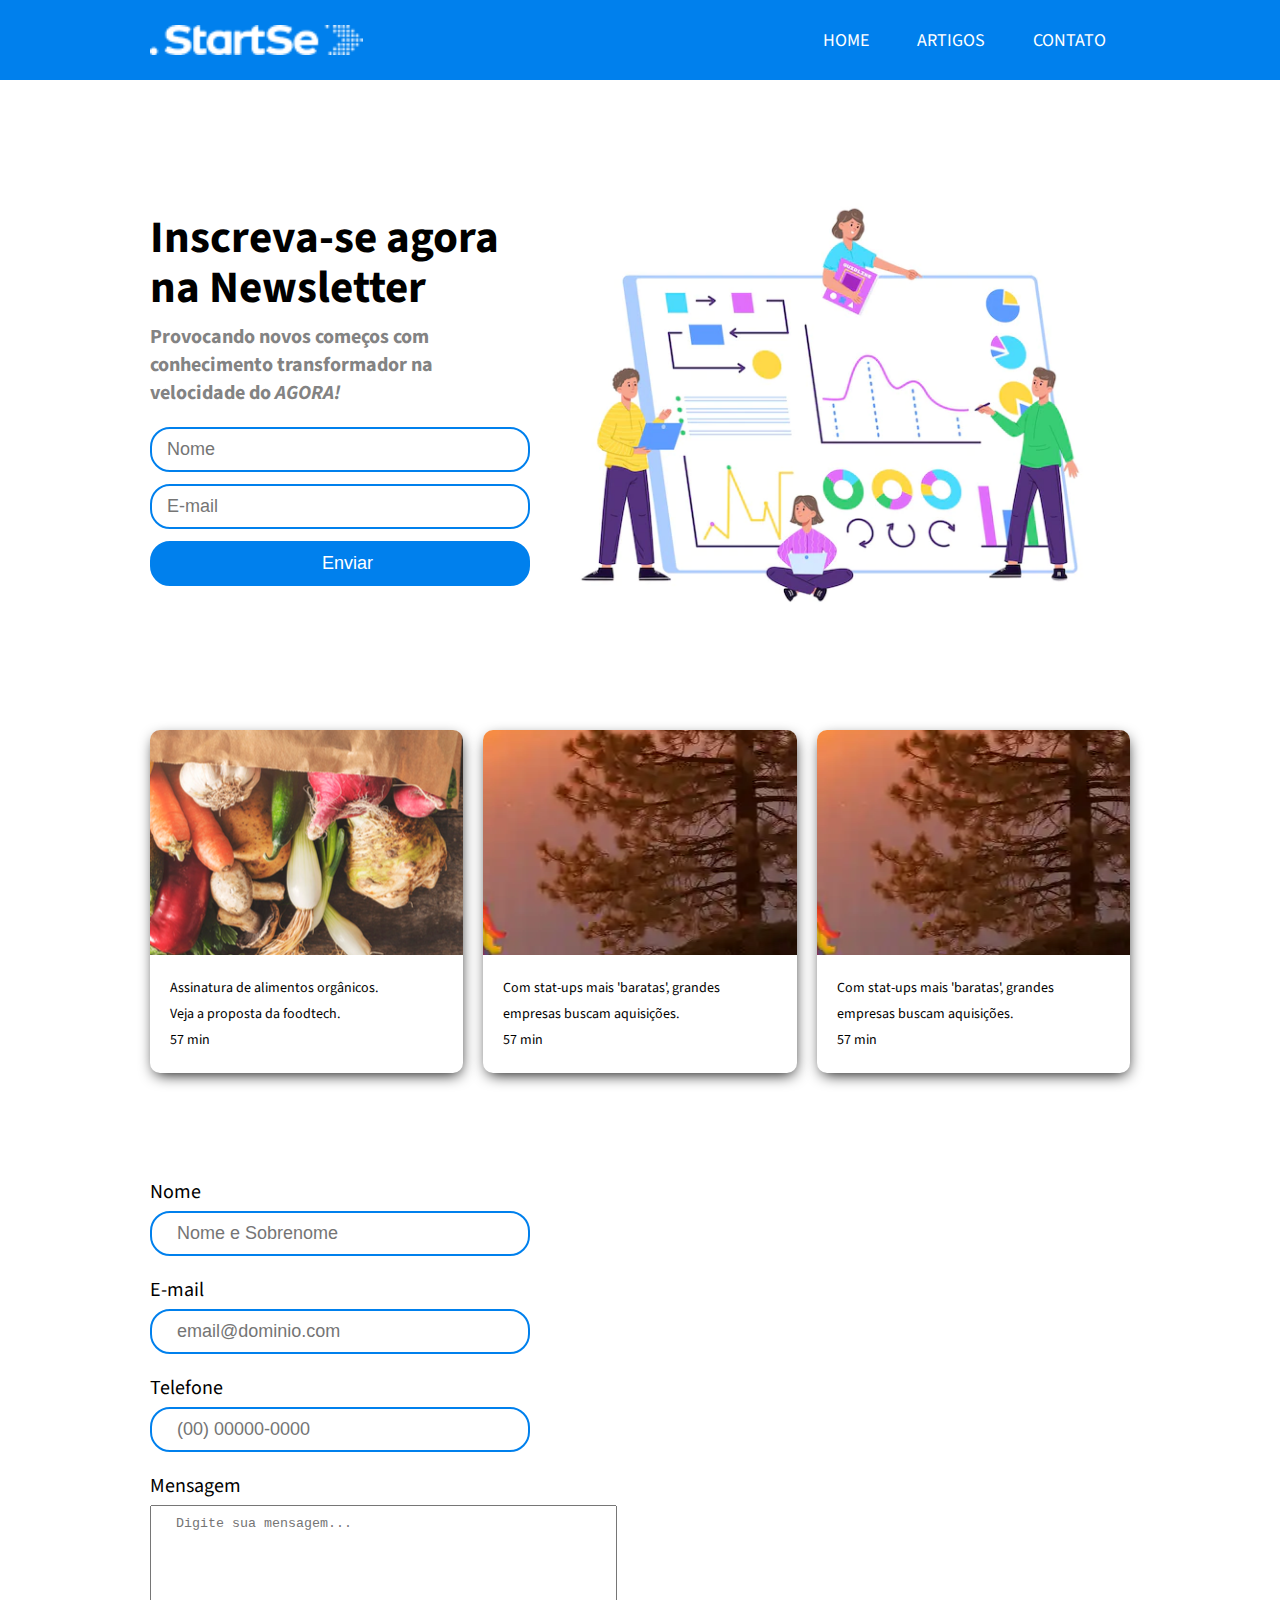
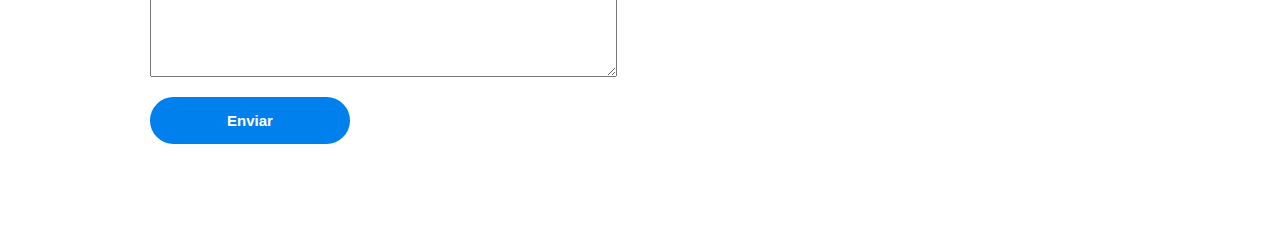
<file: index.html>
<!DOCTYPE html>
<html lang="pt-br">

    <head>
        <meta charset="UTF-8">
        <meta http-equiv="X-UA-Compatible" content="IE=edge">
        <meta name="viewport" content="width=device-width, initial-scale=1.0">
        <link rel="icon" type="image/x-icon" href="./images/favicon.ico">
        <link rel="stylesheet" href="css/style.css">
        <link rel="stylesheet" href="css/responsive.css">   
        <title>Newsletter</title>
    </head>

    <body>
        <header>
            <div class="container">
                <img src="./images/image.png" alt="logo">
                <div class="menu-section">
                    <div class="container-menu">
                        <input type="checkbox" id="checkbox-menu"/>
                        <label class="menu-button-container" for="checkbox-menu">
                            <span></span>
                            <span></span>
                            <span></span>
                        </label>
                        <nav>
                            <uL class="menu">
                                <li>
                                    <a href="#home">Home</a>
                                </li>
                                <li>
                                    <a href="#artigos">Artigos</a>
                                </li>
                                <li>
                                    <a href="#contato">Contato</a>
                                </li>
                            </uL>
                        </nav>
                    </div>
                </div>
            </div>
        </header>

        <main id="home">
            <div class="container-main">
                <div>
                    <h2><span>Inscreva-se agora</span></h2>
                    <h2>na Newsletter</h2>
                    <h3>Provocando novos começos com conhecimento transformador
                        na velocidade do <em>AGORA!</em>
                    </h3>
                    <form>
                        <input type="text" placeholder="Nome" />
                        <input type="email" placeholder="E-mail" />
                        <input type="submit" value="Enviar" />                    
                    </form>
                </div>
                <img src="images/register.webp" alt="imagem de uma palestra">
            </div>
        </main>
        
        <section id="artigos" class="cards">
            <a href="./artigos/alimentos-organicos.html">
                <div class="card">
                    <div class="image">
                        <img src="images/alimentos-organicos.jpg" alt="">
                    </div>

                    <div class="content">
                        <p class="title text--medium">
                            Assinatura de alimentos orgânicos.<br>
                            Veja a proposta da foodtech.
                        </p>
                        <div class="info">
                            <p class="text--medium">57 min</p>
                        </div>
                    </div>
                </div>
            </a>
            <div class="card">
                <div class="image">
                    <img src="images/unicornio.webp" alt="">
                </div>

                <div class="content">
                    <p class="title text--medium">
                        Com stat-ups mais 'baratas', grandes empresas buscam aquisições.
                    </p>
                    <div class="info">
                        <p class="text--medium">57 min</p>
                    </div>
                </div>
            </div>

            <div class="card">
                <div class="image">
                    <img src="images/unicornio.webp" alt="">
                </div>

                <div class="content">
                    <p class="title text--medium">
                        Com stat-ups mais 'baratas', grandes empresas buscam aquisições.
                    </p>
                    <div class="info">
                        <p class="text--medium">57 min</p>
                    </div>
                </div>
            </div>
        </section>
        
        <section id="contato" class="contato">
            
            <form class="form-contato">
                                
                <label for="nomesobrenome">Nome</label>
                <input type="text" id="nomesobrenome" class="input-padrao" required placeholder="Nome e Sobrenome">

                <label for="email">E-mail</label>
                <input type="email" id="email" class="input-padrao" required placeholder="email@dominio.com">

                <label for="telefone">Telefone</label>
                <input type="tel" id="telefone" class="input-padrao"required placeholder="(00) 00000-0000">

                <label id="mensagem">Mensagem</label>
                <textarea cols=50" rows="10" id="mensagem" class="input-padrao" placeholder="Digite sua mensagem..."></textarea>
            
            </form>
            <div class="botao-envio">

                <input type="submit" value="Enviar" class="enviar">

            </div>


        </section>
        
    </body>
</html>
</file>
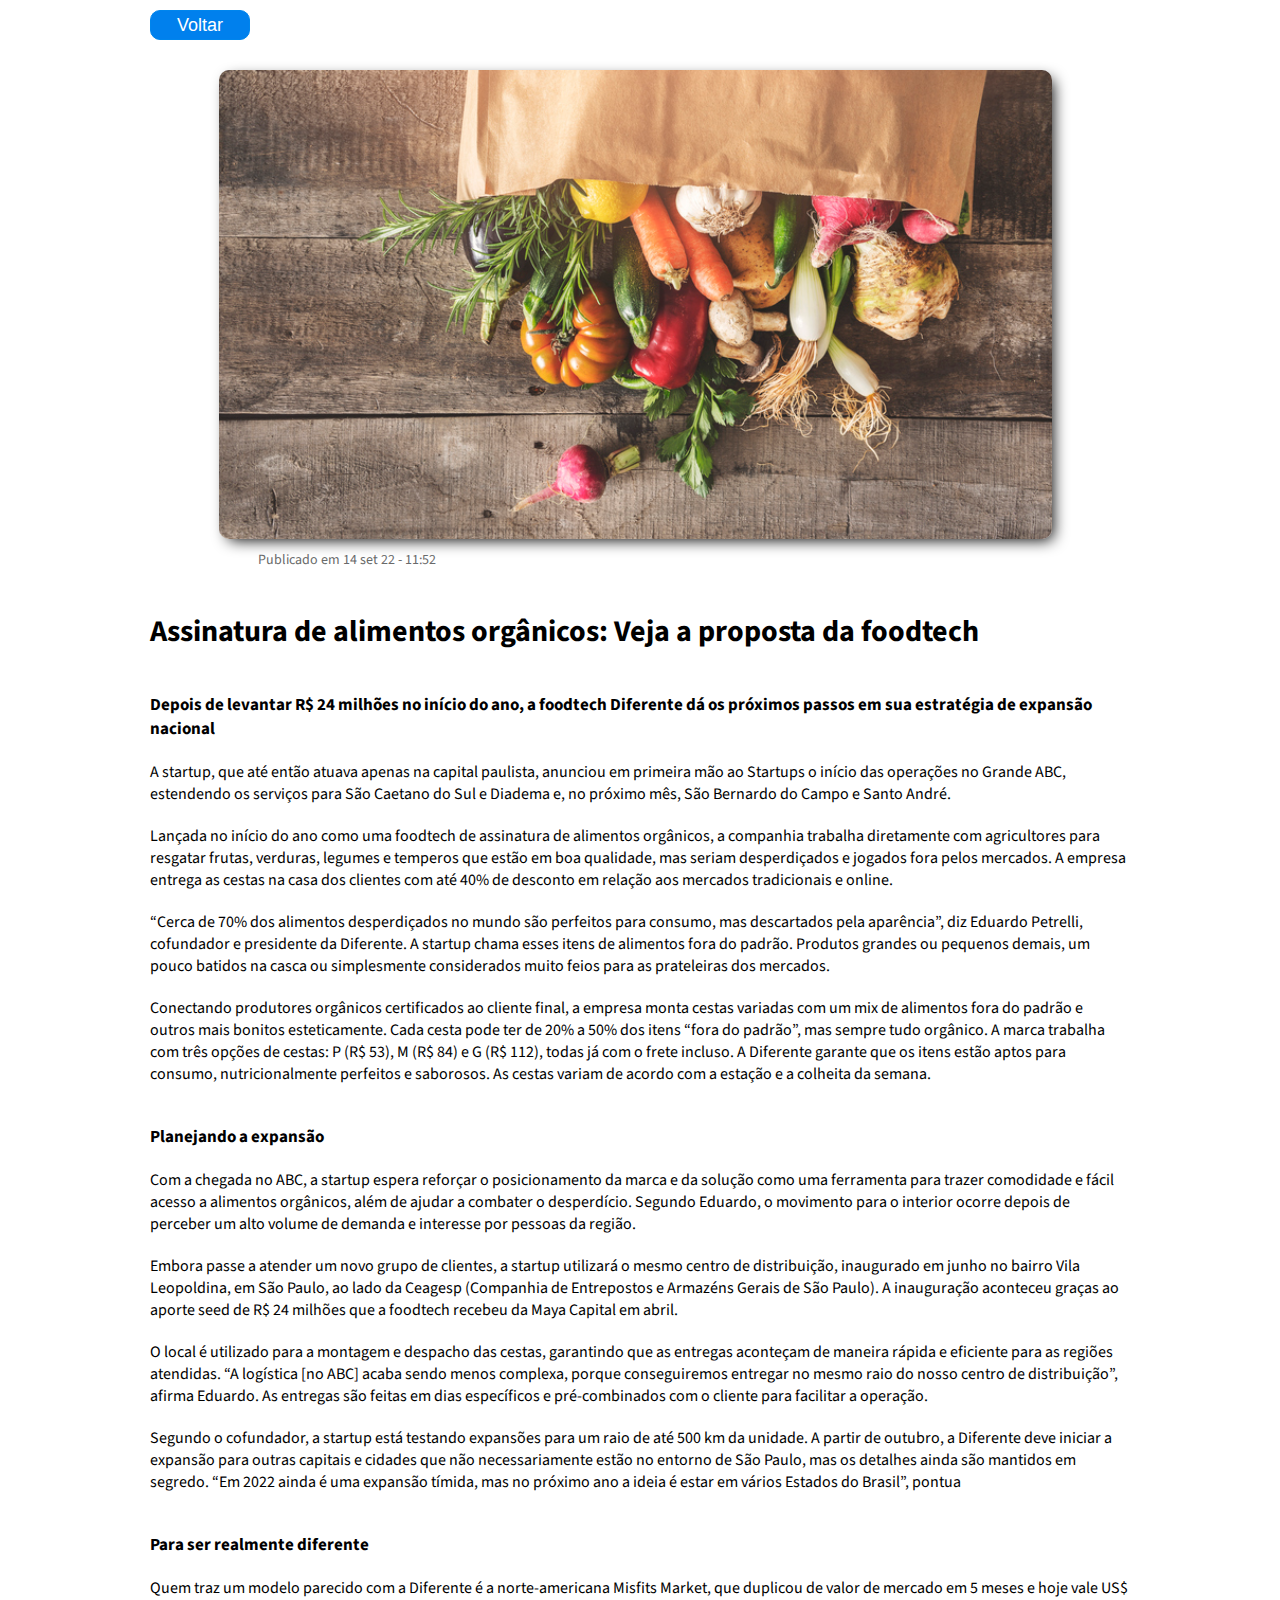
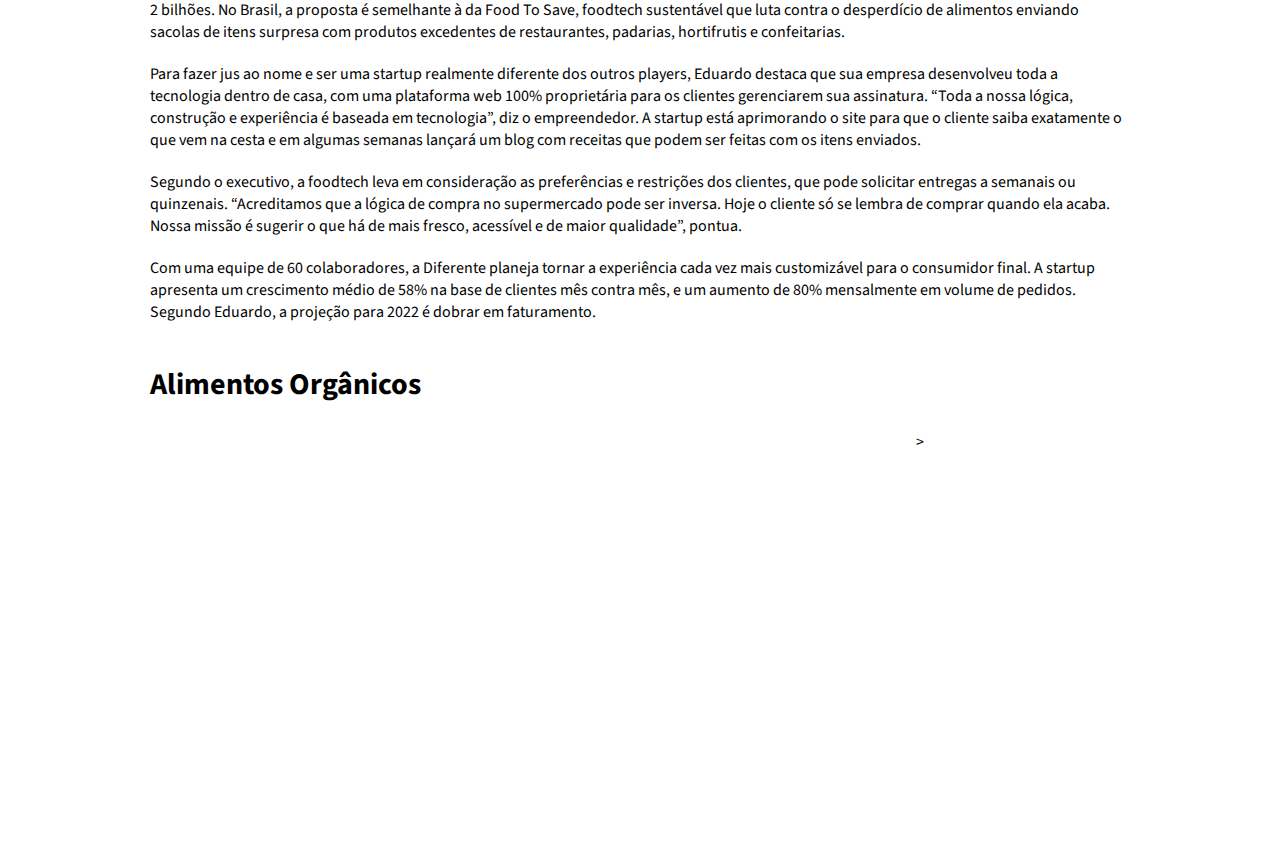
<file: artigos/alimentos-organicos.html>
<!DOCTYPE html>
<html lang="en">

<head>
    <meta charset="UTF-8">
    <meta http-equiv="X-UA-Compatible" content="IE=edge">
    <meta name="viewport" content="width=device-width, initial-scale=1.0">
    <link rel="stylesheet" href="./alimentos-organicos.css">
    <link rel="icon" type="image/favicon" href="#">
    <title>Assinatura Orgânicos</title>
</head>

<body>
    <section>
        <div>
            <a href="../index.html">
                <button>Voltar</button>
            </a>
        </div>
        <img src="../images/alimentos-organicos.jpg" alt="Banner com sacola de frutos e verduras">
        <p class="publication">Publicado em 14 set 22 - 11:52</p>
        <h1>Assinatura de alimentos orgânicos: Veja a proposta da foodtech</h1>
        <h4>
            Depois de levantar R$ 24 milhões no início do ano, a foodtech Diferente dá os próximos passos em sua
            estratégia de expansão nacional
        </h4>
        <P>
            A startup, que até então atuava apenas na capital paulista, anunciou em primeira mão ao Startups o início
            das operações no Grande ABC, estendendo os serviços para São Caetano do Sul e Diadema e, no próximo mês, São
            Bernardo do Campo e Santo André.
        </P>
        <p>
            Lançada no início do ano como uma foodtech de assinatura de alimentos orgânicos, a companhia trabalha
            diretamente com agricultores para resgatar frutas, verduras, legumes e temperos que estão em boa qualidade,
            mas seriam desperdiçados e jogados fora pelos mercados. A empresa entrega as cestas na casa dos clientes com
            até 40% de desconto em relação aos mercados tradicionais e online.
        </p>
        <p>
            “Cerca de 70% dos alimentos desperdiçados no mundo são perfeitos para consumo, mas descartados pela
            aparência”, diz Eduardo Petrelli, cofundador e presidente da Diferente. A startup chama esses itens de
            alimentos fora do padrão. Produtos grandes ou pequenos demais, um pouco batidos na casca ou simplesmente
            considerados muito feios para as prateleiras dos mercados.
        </p>
        <p>
            Conectando produtores orgânicos certificados ao cliente final, a empresa monta cestas variadas com um mix de
            alimentos fora do padrão e outros mais bonitos esteticamente. Cada cesta pode ter de 20% a 50% dos itens
            “fora do padrão”, mas sempre tudo orgânico. A marca trabalha com três opções de cestas: P (R$ 53), M (R$ 84)
            e G (R$ 112), todas já com o frete incluso. A Diferente garante que os itens estão aptos para consumo,
            nutricionalmente perfeitos e saborosos. As cestas variam de acordo com a estação e a colheita da semana.
        </p>
        <h4>Planejando a expansão</h4>
        <p>
            Com a chegada no ABC, a startup espera reforçar o posicionamento da marca e da solução como uma ferramenta
            para trazer comodidade e fácil acesso a alimentos orgânicos, além de ajudar a combater o desperdício.
            Segundo Eduardo, o movimento para o interior ocorre depois de perceber um alto volume de demanda e interesse
            por pessoas da região.
        </p>
        <p>Embora passe a atender um novo grupo de clientes, a startup utilizará o mesmo centro de distribuição,
            inaugurado em junho no bairro Vila Leopoldina, em São Paulo, ao lado da Ceagesp (Companhia de Entrepostos e
            Armazéns Gerais de São Paulo). A inauguração aconteceu graças ao aporte seed de R$ 24 milhões que a foodtech
            recebeu da Maya Capital em abril.
        </p>
        <p>O local é utilizado para a montagem e despacho das cestas, garantindo que as entregas aconteçam de maneira
            rápida e eficiente para as regiões atendidas. “A logística [no ABC] acaba sendo menos complexa, porque
            conseguiremos entregar no mesmo raio do nosso centro de distribuição”, afirma Eduardo. As entregas são
            feitas em dias específicos e pré-combinados com o cliente para facilitar a operação.
        </p>
        <p>Segundo o cofundador, a startup está testando expansões para um raio de até 500 km da unidade. A partir de
            outubro, a Diferente deve iniciar a expansão para outras capitais e cidades que não necessariamente estão no
            entorno de São Paulo, mas os detalhes ainda são mantidos em segredo. “Em 2022 ainda é uma expansão tímida,
            mas no próximo ano a ideia é estar em vários Estados do Brasil”, pontua
        </p>
        <h4>Para ser realmente diferente</h4>
        <p>Quem traz um modelo parecido com a Diferente é a norte-americana Misfits Market, que duplicou de valor de
            mercado em 5 meses e hoje vale US$ 2 bilhões. No Brasil, a proposta é semelhante à da Food To Save, foodtech
            sustentável que luta contra o desperdício de alimentos enviando sacolas de itens surpresa com produtos
            excedentes de restaurantes, padarias, hortifrutis e confeitarias.
        </p>
        <p>Para fazer jus ao nome e ser uma startup realmente diferente dos outros players, Eduardo destaca que sua
            empresa desenvolveu toda a tecnologia dentro de casa, com uma plataforma web 100% proprietária para os
            clientes gerenciarem sua assinatura. “Toda a nossa lógica, construção e experiência é baseada em
            tecnologia”, diz o empreendedor. A startup está aprimorando o site para que o cliente saiba exatamente o que
            vem na cesta e em algumas semanas lançará um blog com receitas que podem ser feitas com os itens enviados.
        </p>
        <p>Segundo o executivo, a foodtech leva em consideração as preferências e restrições dos clientes, que pode
            solicitar entregas a semanais ou quinzenais. “Acreditamos que a lógica de compra no supermercado pode ser
            inversa. Hoje o cliente só se lembra de comprar quando ela acaba. Nossa missão é sugerir o que há de mais
            fresco, acessível e de maior qualidade”, pontua.
        </p>
        <p>Com uma equipe de 60 colaboradores, a Diferente planeja tornar a experiência cada vez mais customizável para
            o consumidor final. A startup apresenta um crescimento médio de 58% na base de clientes mês contra mês, e um
            aumento de 80% mensalmente em volume de pedidos. Segundo Eduardo, a projeção para 2022 é dobrar em
            faturamento.
        </p>

        <h2>Alimentos Orgânicos</h2>

        <div class="content-video">
            <iframe 
                width="560" 
                height="315" src="https://www.youtube.com/embed/tIdnj_B8JW4"
                title="YouTube video player" frameborder="0"
                allow="accelerometer; autoplay; clipboard-write; encrypted-media; gyroscope; picture-in-picture"
                allowfullscreen>
            </iframe>>
        </div>

    </section>

</body>

</html>
</file>
<file: css/style.css>
@import url('https://fonts.googleapis.com/css2?family=Source+Sans+Pro:ital,wght@0,300;0,400;0,700;1,400&display=swap');

* {
    box-sizing: border-box;
    margin: 0;
    padding: 0;
    outline: 0;
}

html, body {
    height:100vh; /*altura 100% da viewport (remover) */
    font-family: "Source Sans Pro", 'Times New Roman';
    text-rendering: optimizeLegibility; /*melhora qualidade do texto*/
    -webkit-font-smoothing: antialiased /*qualidade da resolução da letra*/
}

/* HEADER */

header {
    background-color: #0080ED;
}

header .container {
    display: flex;
    align-items: center;
    justify-content: space-between; /*space evenly ajusta igualmente os espaços*/
    max-width: 980px;
    height: 80px;
    margin: auto;
}

header nav ul {
    display: flex;
}

header nav ul li {
    list-style: none;
}

header nav ul a {
    text-decoration: none;
    color: white;
    text-transform: uppercase;
    font-size: 18px;
    padding: 24px;
    transition: all 250ms linear 0s;
}

header nav ul li a:hover {
    background: rgba(255, 255, 255, 0.15);
}

header .container img {
    height: 30px;
}

#checkbox-menu {
    display: none;
}

/* MAIN */

main {
    margin-bottom: 100px;
}

main .container-main {
    display: flex;
    align-items: center;
    justify-content: space-between;
    max-width: 980px;
    margin: 100px auto 0px auto;
}

h2 {
    color: black;
    font-size: 45px;
    line-height: 50px;
    font-weight: bold;
}

h3 {
    color: rgb(131, 131, 131);
    font-size: 20px;
    margin: 10px 0;
}

form {
    margin-top: 20px;
}

form input {
    width: 380px;
    padding-left: 15px;
    font-size: 18px;
    height: 45px;
    margin-bottom: 12px;
    border-radius: 20px;
    border: 2px solid #0080ED;
}

form [type="submit"] {
    background-color: #0080ED;
    color: white;
    transition: 0.5s;
}

form [type="submit"]:hover {
    cursor: pointer;
    background-color: rgba(0, 128, 237, 0.80);
    transform: translateY(-2px);

}

main .container-main img {
    width: 600px;
}

/* CARDS */

a {
    text-decoration: none;
}

.cards {
    width: 90%;
    max-width: 980px;
    margin: auto;
    display: grid;
    grid-template-columns: repeat(auto-fit, minmax(250px, 1fr));
    grid-gap: 20px;
    border-radius: 10px;
}

.text--medium {
    font-size: 14px;
    line-height: 26px;
    font-weight: 400;
    color: black;
}

.card {
    display: flex;
    flex-direction: column;
    cursor: pointer;
    box-shadow: 1px 5px 15px -4px black;
    transition: all 0.3s ease 0s;
    border-radius: 10px;
    margin-bottom: 25px;
}

.card:hover {
    transform: translateY(-7px);
}

.image {
    width: 100%;
    padding-top: 56.25%0;
    overflow: hidden;
    position: relative;
    border-radius: 10px 10px 0 0;
    height: 225px;
}

.image img {
    position: absolute;
    border-radius: 10px;
    top: 5%;
    left: 60%;
    transform: translate(-75%, -20%);
}

.content {
    margin: 20px
}

.title {
    margin-bottom: 0;
}

/* CONTATO */

.form-contato {
    max-width: 980px;
    margin: 80px auto 0px auto;
}

form label, form legend {
    display: block;
    font-size: 20px;
    margin-bottom: 5px;
}

.input-padrao {
    display: block;
    margin-bottom: 20px;
    padding: 10px 25px;
}

.botao-envio {
    max-width: 980px;
    margin: 0px auto 0px auto;
    padding-bottom: 100px;
}

.enviar {
    width: 200px;
    padding: 15px 0;
    background: #0080ED;
    color: white;
    font-weight: bold;
    font-size: 15px;
    border: none;
    border-radius: 50px;
    transition: 1s all;
    cursor: pointer;
    margin: 0 auto;
}

.enviar:hover {
    cursor: pointer;
    background-color: rgba(0, 128, 237, 0.80);
    transform: translateY(-2px);

}
</file>
<file: css/responsive.css>
@media (max-width: 1000px) {
    main .container-main div {
        margin: auto;
    }

    main .container-main img {
        display: none
    }

    h2 {
        margin-left: 50px;
    }

    div h3 {
        margin-left: 50px;
    }

    form {
        display: flex;
        align-items: center;
        width: 100%;
        padding-top: 30px;
        text-align: center;
        flex-direction: column;
    }

    form input {
        margin-top: 10px;
    }
}

@media (max-width: 1000px) {
    .container {
        padding: 0 20px;
    }
}

@media (max-width: 630px) {

    .menu-button-container {
        display: flex;
    }

    .menu {
        position: absolute;
        margin-top: 30px;
        flex-direction: column;
        width: 100vw;
        justify-content: center;
        align-items: center;
        left: 100%;
        transform: translateX(100vw);
        transition: 0.5s ease transform;
    }

    .menu>li { /* '>' filho direto do elemento*/
        display: flex;
        justify-content: center;
        margin: 0px;
        padding: 0px;
        width:100%;
        color: white;
        background-color: #0080ED;
        border-radius: 5px;
    }

    .menu>li:not(last-child) {
        border-bottom: 1px solid white;
    }

    .menu li a {
        flex: 1; /*ocupa todo espaço disponível*/
        text-align: center;
    }

    main .container-menu img {
            display: none;
    }

    label {
        cursor: pointer;
        position: relative;
        display: block;
        height: 22px;
    }

    label span {
        position: absolute;
        display: block;
        height: 5px;
        width: 100%;
        background: white;
        border-radius: 30px;
        transition: 0.25s ease-in-out;

    }

    label span:nth-child(1) {
        top: 0;
    }

    label span:nth-child(2) {
        top: 8px;
    }

    label span:nth-child(3) {
        top: 16px;
    }

    #checkbox-menu:checked + label span:nth-child(1) {
        transform: rotate(-45deg);
        top: 8px;        
    }

    #checkbox-menu:checked + label span:nth-child(2) {
        opacity: 0;        
    }

    #checkbox-menu:checked + label span:nth-child(3) {
        transform: rotate(45deg);
        top: 8px;        
    }

    nav .menu {
        width: 100%;
    }

    #checkbox-menu:checked~nav .menu {
        transform: translateX(-100%);
        transition: 0.5s ease transform;
    }

    .botao-envio {
        text-align: center;
    }
    
}
</file>
<file: artigos/alimentos-organicos.css>
@import url('https://fonts.googleapis.com/css2?family=Source+Sans+Pro:ital,wght@0,300;0,400;0,700;1,400&display=swap');

* {
    box-sizing: border-box;
    margin: 0;
    padding: 0;
    outline: 0;
}

html, body {
    height:100vh; /*altura 100% da viewport (remover) */
    font-family: "Source Sans Pro", 'Times New Roman';
    text-rendering: optimizeLegibility; /*melhora qualidade do texto*/
    -webkit-font-smoothing: antialiased /*qualidade da resolução da letra*/
}

section {
    width: 980px;
    margin: auto;
    transform: translateY(-10px);
}

button {
    width: 100px;
    height: 30px;
    margin: 20px 0 30px 0;
    border-radius: 10px;
    color: white;
    font-size: 18px;
    background-color: #0080ed;
    border: 1px solid #0085ed;
    cursor: pointer;
    transition: 0.5s;
}

button:hover {
    background-color: rgba(0, 128, 237, 0.90);
    transform: translateY(-2px);
}

img {
    width: 85%;
    margin: 0 7%;
    border-radius: 10px;
    box-shadow: 5px 5px 15px -4px black;
    transition: all 0.6s ease 0s;
    object-fit: contain;
}

img:hover {
    transform: translateY(-7px)
}

.publication {
    font-size: 14px;
    margin: 0.5% 0 0 11%;
    color:#696a6a;
}

h1 {
    margin: 40px 0 25px 0;
    font-size: 30px;
}

h4 {
    margin: 40px 0 15px 0;
    font-size: 17px;
}

p {
    margin-top: 20px;
}

h2 {
    margin: 40px 0 25px 0;
    font-size: 30px;
}

.content-video{
    display: flex;
    justify-content: center;
    padding-bottom: 100px;
}

@media (max-width: 1000px) {

    section {
        padding: 0 20px;
    }

    h1 {
        font-size: 25px;
    }

    h2 {
        font-size: 25px;
    }

    p {
        font-size: 16px;
    }

    img {
        min-height: 300px;
        object-fit: cover;
    }
}
</file>
